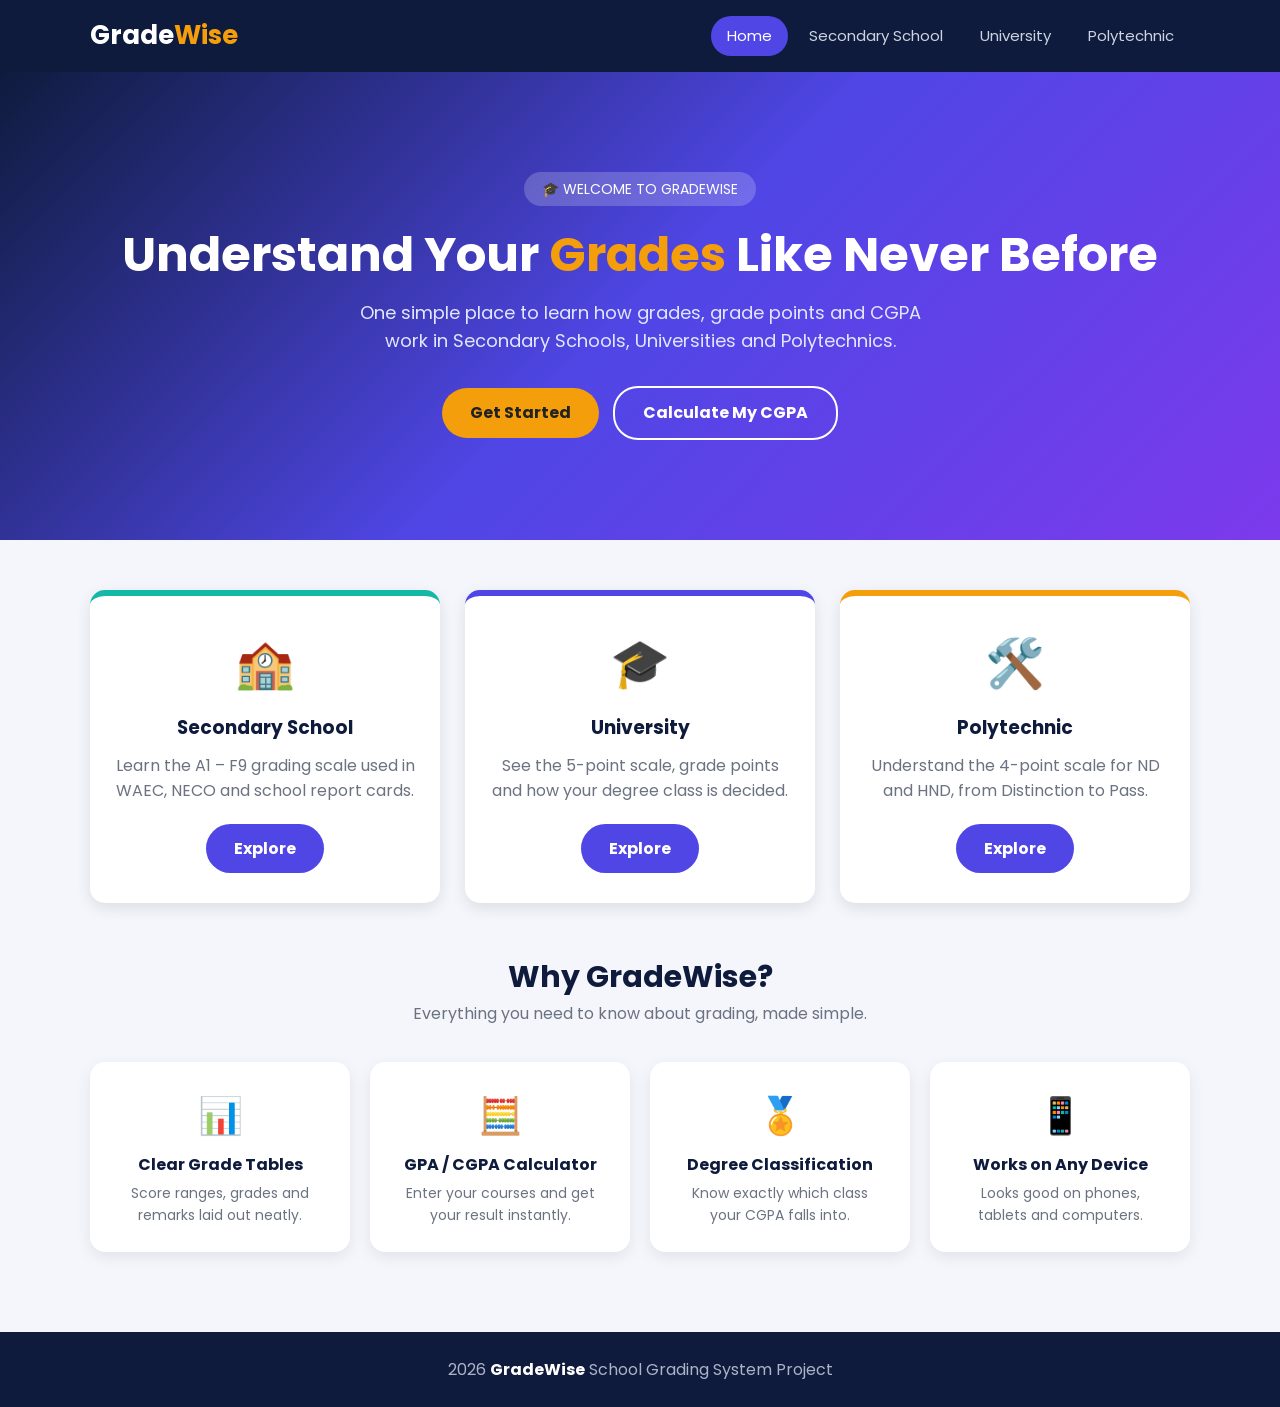
<file: index.html>
<!doctype html>
<html lang="en">
  <head>
    <meta charset="UTF-8" />
    <meta name="viewport" content="width=device-width, initial-scale=1.0" />
    <title>GradeWise | Grading System</title>
    <link
      href="https://fonts.googleapis.com/css2?family=Poppins:wght@400;600;700&display=swap"
      rel="stylesheet"
    />
    <link rel="stylesheet" href="style.css" />
  </head>
  <body>
    <!-- NAVBAR -->
    <header class="navbar">
      <div class="container nav-inner">
        <a href="index.html" class="logo">Grade<span>Wise</span></a>
        <nav class="nav-links">
          <a href="index.html" class="active">Home</a>
          <a href="secondary.html">Secondary School</a>
          <a href="university.html">University</a>
          <a href="polytechnic.html">Polytechnic</a>
        </nav>
      </div>
    </header>

    <!-- HERO / WELCOME -->
    <div class="hero">
      <div class="container">
        <span class="badge">🎓 WELCOME TO GRADEWISE</span>
        <h1>Understand Your <span>Grades</span> Like Never Before</h1>
        <p>
          One simple place to learn how grades, grade points and CGPA work in
          Secondary Schools, Universities and Polytechnics.
        </p>
        <a href="#levels" class="btn btn-primary">Get Started</a>
        <a href="university.html" class="btn btn-outline">Calculate My CGPA</a>
      </div>
    </div>
    
    <!-- LEVEL CARDS -->
    <main class="container" id="levels">
      <div class="cards">
        <div class="card c-secondary">
          <div class="icon">🏫</div>
          <h3>Secondary School</h3>
          <p>
            Learn the A1 – F9 grading scale used in WAEC, NECO and school report
            cards.
          </p>
          <a href="secondary.html" class="btn btn-dark">Explore</a>
        </div>

        <div class="card c-university">
          <div class="icon">🎓</div>
          <h3>University</h3>
          <p>
            See the 5-point scale, grade points and how your degree class is
            decided.
          </p>
          <a href="university.html" class="btn btn-dark">Explore</a>
        </div>

        <div class="card c-poly">
          <div class="icon">🛠️</div>
          <h3>Polytechnic</h3>
          <p>
            Understand the 4-point scale for ND and HND, from Distinction to
            Pass.
          </p>
          <a href="polytechnic.html" class="btn btn-dark">Explore</a>
        </div>
      </div>

      <!-- WHY SECTION -->
      <section>
        <div class="section-title">
          <h2>Why GradeWise?</h2>
          <p>Everything you need to know about grading, made simple.</p>
        </div>
        <div class="features">
          <div class="feature">
            <div class="icon">📊</div>
            <h4>Clear Grade Tables</h4>
            <p>Score ranges, grades and remarks laid out neatly.</p>
          </div>
          <div class="feature">
            <div class="icon">🧮</div>
            <h4>GPA / CGPA Calculator</h4>
            <p>Enter your courses and get your result instantly.</p>
          </div>
          <div class="feature">
            <div class="icon">🏅</div>
            <h4>Degree Classification</h4>
            <p>Know exactly which class your CGPA falls into.</p>
          </div>
          <div class="feature">
            <div class="icon">📱</div>
            <h4>Works on Any Device</h4>
            <p>Looks good on phones, tablets and computers.</p>
          </div>
        </div>
      </section>
    </main>

    <footer>
      <div class="container">
        <p>2026 <strong>GradeWise</strong> School Grading System Project</p>
      </div>
    </footer>
  </body>
</html>
</file>
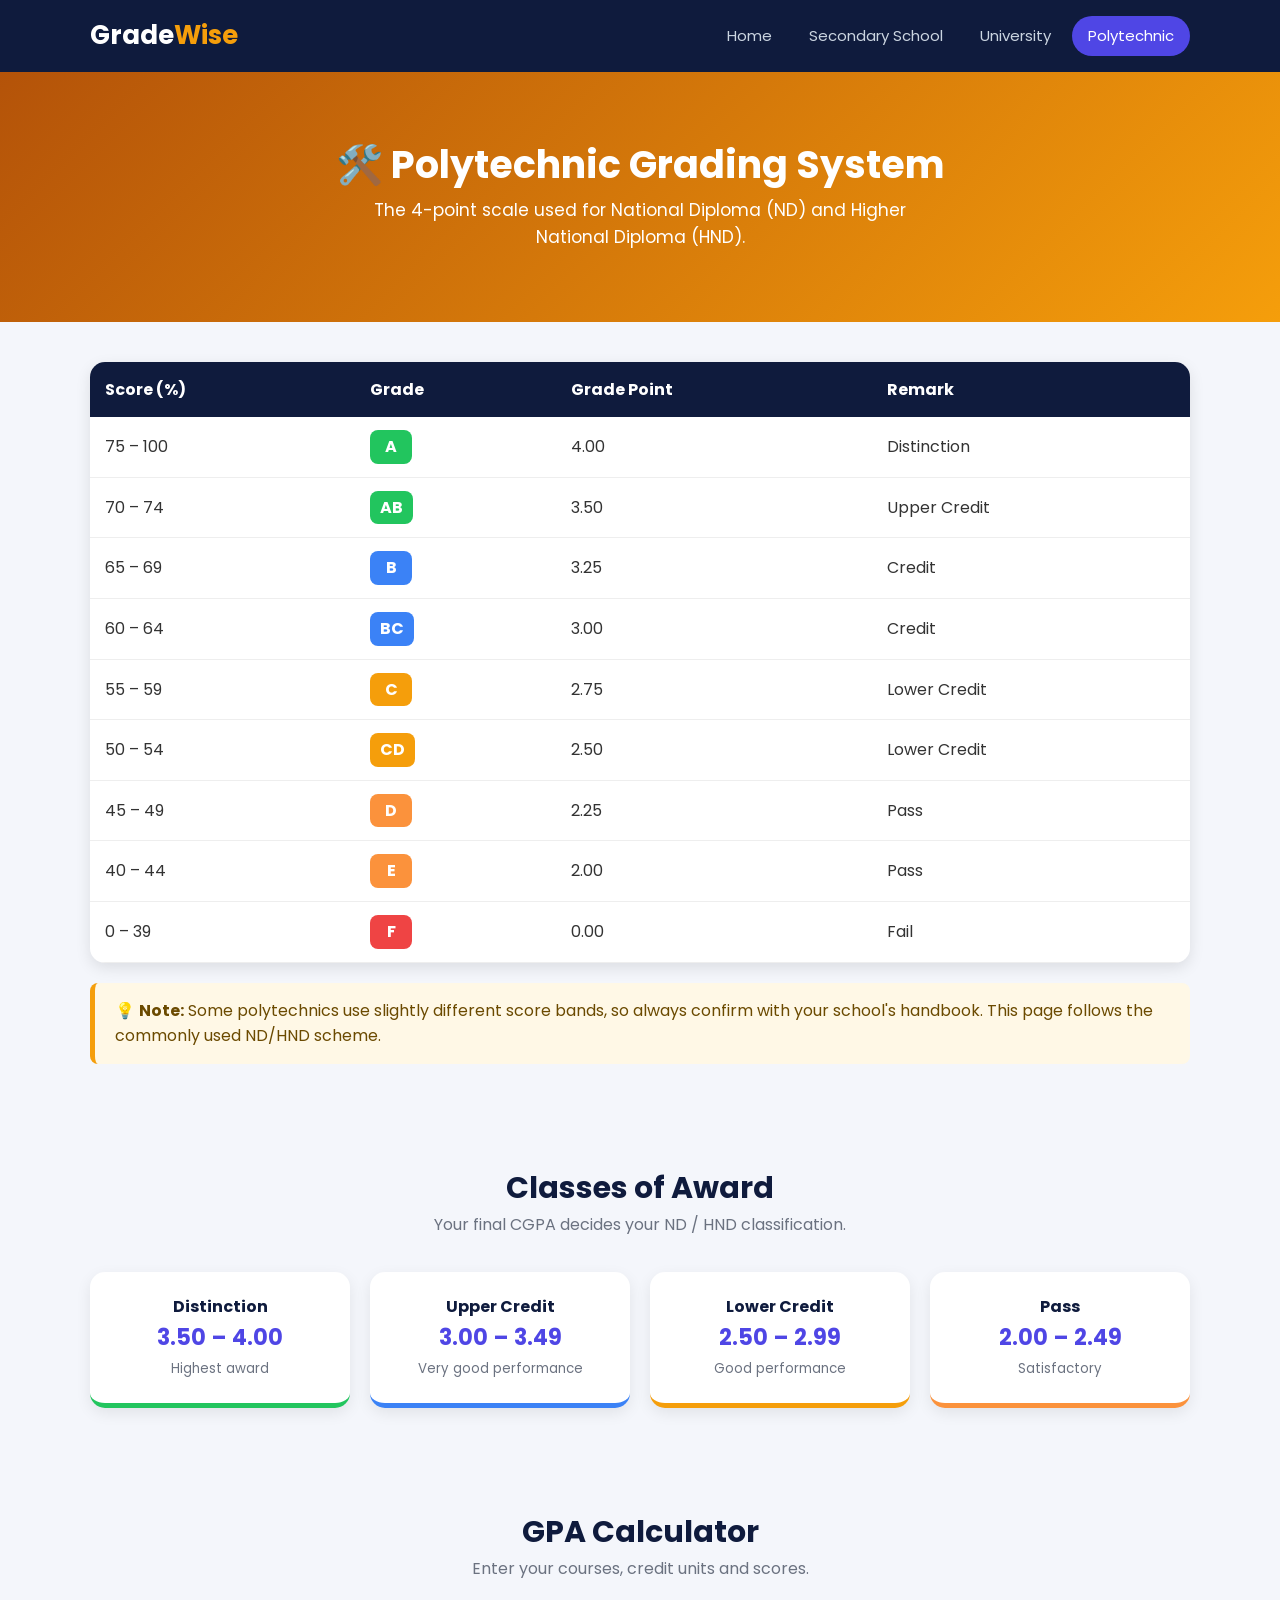
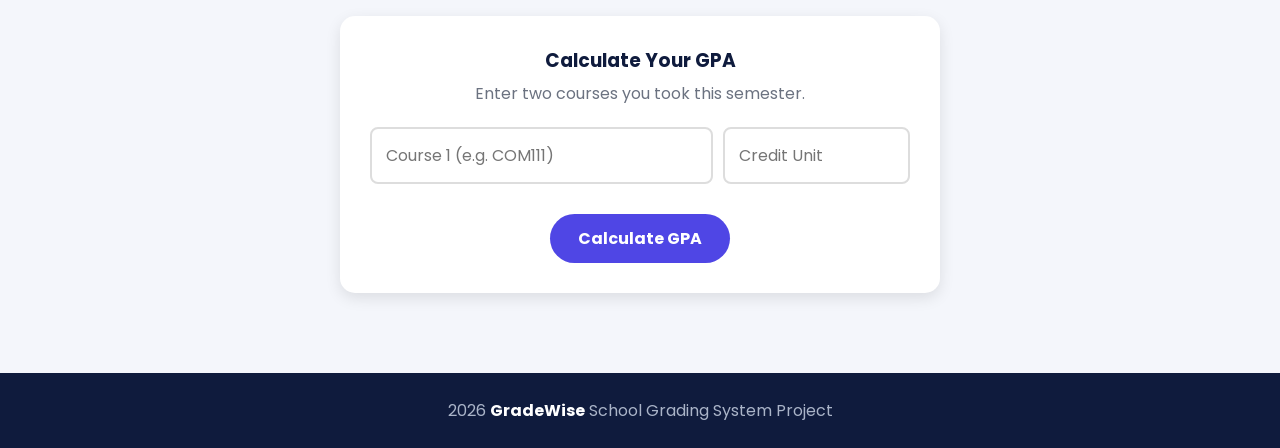
<file: polytechnic.html>
<!doctype html>
<html lang="en">
  <head>
    <meta charset="UTF-8" />
    <meta name="viewport" content="width=device-width, initial-scale=1.0" />
    <title>Polytechnic Grading | GradeWise</title>
    <link
      href="https://fonts.googleapis.com/css2?family=Poppins:wght@400;600;700&display=swap"
      rel="stylesheet"
    />
    <link rel="stylesheet" href="style.css" />
  </head>
  <body>
    <header class="navbar">
      <div class="container nav-inner">
        <a href="index.html" class="logo">Grade<span>Wise</span></a>
        <nav class="nav-links">
          <a href="index.html">Home</a>
          <a href="secondary.html">Secondary School</a>
          <a href="university.html">University</a>
          <a href="polytechnic.html" class="active">Polytechnic</a>
        </nav>
      </div>
    </header>

    <div class="page-header header-poly">
      <div class="container">
        <h1>🛠️ Polytechnic Grading System</h1>
        <p>
          The 4-point scale used for National Diploma (ND) and Higher National
          Diploma (HND).
        </p>
      </div>
    </div>

    <main class="container">
      <!-- GRADING TABLE -->
      <section class="first-section">
        <div class="table-wrap">
          <table>
            <thead>
              <tr>
                <th>Score (%)</th>
                <th>Grade</th>
                <th>Grade Point</th>
                <th>Remark</th>
              </tr>
            </thead>
            <tbody>
              <tr>
                <td>75 – 100</td>
                <td><span class="grade g-top">A</span></td>
                <td>4.00</td>
                <td>Distinction</td>
              </tr>
              <tr>
                <td>70 – 74</td>
                <td><span class="grade g-top">AB</span></td>
                <td>3.50</td>
                <td>Upper Credit</td>
              </tr>
              <tr>
                <td>65 – 69</td>
                <td><span class="grade g-good">B</span></td>
                <td>3.25</td>
                <td>Credit</td>
              </tr>
              <tr>
                <td>60 – 64</td>
                <td><span class="grade g-good">BC</span></td>
                <td>3.00</td>
                <td>Credit</td>
              </tr>
              <tr>
                <td>55 – 59</td>
                <td><span class="grade g-mid">C</span></td>
                <td>2.75</td>
                <td>Lower Credit</td>
              </tr>
              <tr>
                <td>50 – 54</td>
                <td><span class="grade g-mid">CD</span></td>
                <td>2.50</td>
                <td>Lower Credit</td>
              </tr>
              <tr>
                <td>45 – 49</td>
                <td><span class="grade g-low">D</span></td>
                <td>2.25</td>
                <td>Pass</td>
              </tr>
              <tr>
                <td>40 – 44</td>
                <td><span class="grade g-low">E</span></td>
                <td>2.00</td>
                <td>Pass</td>
              </tr>
              <tr>
                <td>0 – 39</td>
                <td><span class="grade g-fail">F</span></td>
                <td>0.00</td>
                <td>Fail</td>
              </tr>
            </tbody>
          </table>
        </div>

        <div class="note">
          💡 <strong>Note:</strong> Some polytechnics use slightly different
          score bands, so always confirm with your school's handbook. This page
          follows the commonly used ND/HND scheme.
        </div>
      </section>

      <!-- AWARD CLASSES -->
      <section>
        <div class="section-title">
          <h2>Classes of Award</h2>
          <p>Your final CGPA decides your ND / HND classification.</p>
        </div>

        <div class="honours">
          <div class="honour honour-green">
            <h4>Distinction</h4>
            <div class="range">3.50 – 4.00</div>
            <small>Highest award</small>
          </div>
          <div class="honour honour-blue">
            <h4>Upper Credit</h4>
            <div class="range">3.00 – 3.49</div>
            <small>Very good performance</small>
          </div>
          <div class="honour honour-yellow">
            <h4>Lower Credit</h4>
            <div class="range">2.50 – 2.99</div>
            <small>Good performance</small>
          </div>
          <div class="honour honour-orange">
            <h4>Pass</h4>
            <div class="range">2.00 – 2.49</div>
            <small>Satisfactory</small>
          </div>
        </div>
      </section>

      <!-- CALCULATOR -->
      <!-- CALCULATOR -->
      <section>
        <div class="section-title">
          <h2>GPA Calculator</h2>
          <p>Enter your courses, credit units and scores.</p>
        </div>

        <div class="calculator">
          <h3>Calculate Your GPA</h3>
          <p>Enter two courses you took this semester.</p>

          <form id="poly-form">
            <div id="poly-courses-container">
              <div class="course-row">
                <input
                  type="text"
                  id="course-name"
                  placeholder="Course 1 (e.g. COM111)"
                />
                <input
                  type="number"
                  id="course-unit"
                  placeholder="Credit Unit"
                  min="1"
                  max="6"
                />
              </div>
            </div>

            <div class="calc-actions">
              <button
                type="button"
                id="calculate-poly-gpa-btn"
                class="btn btn-dark"
              >
                Calculate GPA
              </button>
            </div>
          </form>

          <div class="result-box" id="poly-result">
            <h4>Your GPA</h4>
            <div class="big" id="poly-gpa">--</div>
          </div>
        </div>
      </section>
    </main>

    <footer>
      <div class="container">
        <p>2026 <strong>GradeWise</strong> School Grading System Project</p>
      </div>
    </footer>

    <script src="polytechnic.js"></script>
  </body>
</html>
</file>
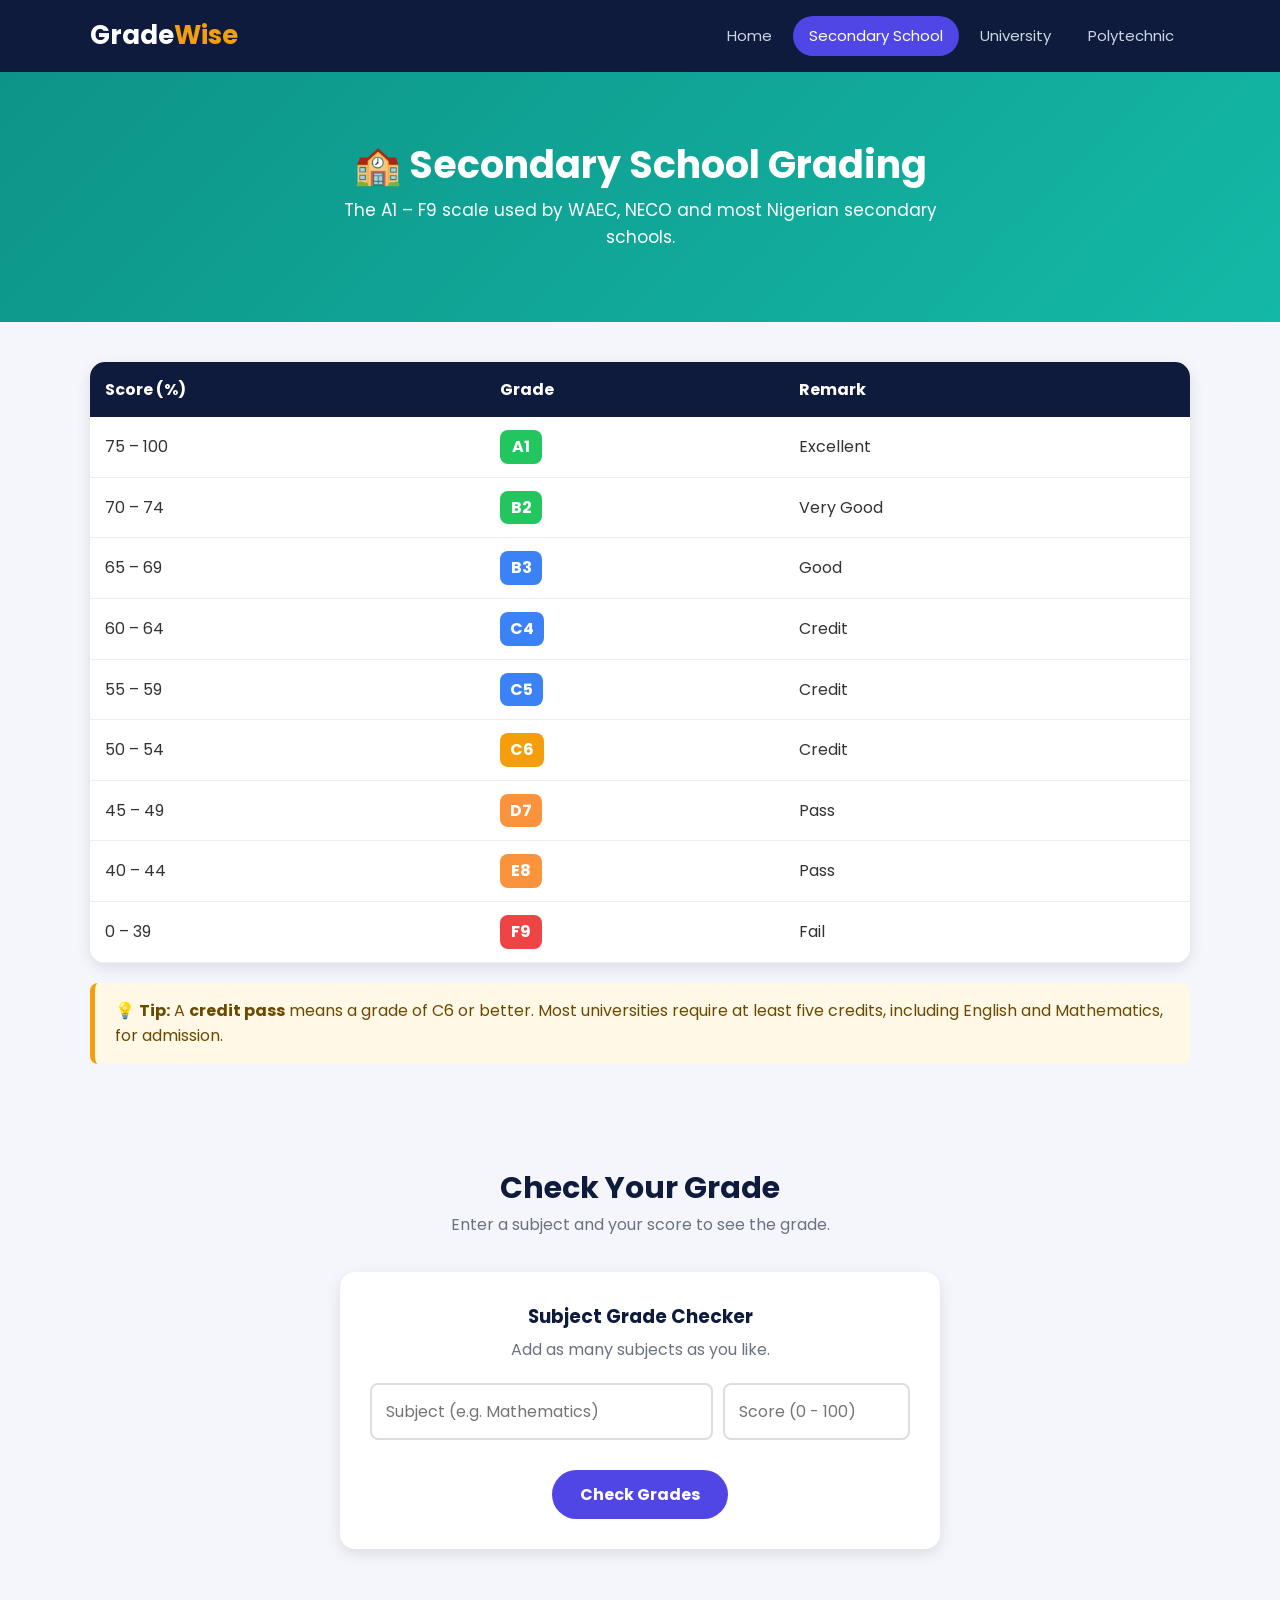
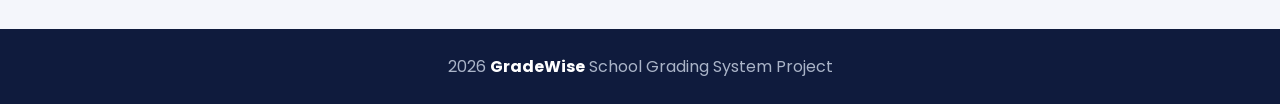
<file: secondary.html>
<!doctype html>
<html lang="en">
  <head>
    <meta charset="UTF-8" />
    <meta name="viewport" content="width=device-width, initial-scale=1.0" />
    <title>Secondary School Grading | GradeWise</title>
    <link
      href="https://fonts.googleapis.com/css2?family=Poppins:wght@400;600;700&display=swap"
      rel="stylesheet"
    />
    <link rel="stylesheet" href="style.css" />
  </head>
  <body>
    <header class="navbar">
      <div class="container nav-inner">
        <a href="index.html" class="logo">Grade<span>Wise</span></a>
        <nav class="nav-links">
          <a href="index.html">Home</a>
          <a href="secondary.html" class="active">Secondary School</a>
          <a href="university.html">University</a>
          <a href="polytechnic.html">Polytechnic</a>
        </nav>
      </div>
    </header>

    <div class="page-header header-secondary">
      <div class="container">
        <h1>🏫 Secondary School Grading</h1>
        <p>
          The A1 – F9 scale used by WAEC, NECO and most Nigerian secondary
          schools.
        </p>
      </div>
    </div>

    <main class="container">
      
      <!-- GRADING TABLE -->
      <section class="first-section">
        <div class="table-wrap">
          <table>
            <thead>
              <tr>
                <th>Score (%)</th>
                <th>Grade</th>
                <th>Remark</th>
              </tr>
            </thead>
            <tbody>
              <tr>
                <td>75 – 100</td>
                <td><span class="grade g-top">A1</span></td>
                <td>Excellent</td>
              </tr>
              <tr>
                <td>70 – 74</td>
                <td><span class="grade g-top">B2</span></td>
                <td>Very Good</td>
              </tr>
              <tr>
                <td>65 – 69</td>
                <td><span class="grade g-good">B3</span></td>
                <td>Good</td>
              </tr>
              <tr>
                <td>60 – 64</td>
                <td><span class="grade g-good">C4</span></td>
                <td>Credit</td>
              </tr>
              <tr>
                <td>55 – 59</td>
                <td><span class="grade g-good">C5</span></td>
                <td>Credit</td>
              </tr>
              <tr>
                <td>50 – 54</td>
                <td><span class="grade g-mid">C6</span></td>
                <td>Credit</td>
              </tr>
              <tr>
                <td>45 – 49</td>
                <td><span class="grade g-low">D7</span></td>
                <td>Pass</td>
              </tr>
              <tr>
                <td>40 – 44</td>
                <td><span class="grade g-low">E8</span></td>
                <td>Pass</td>
              </tr>
              <tr>
                <td>0 – 39</td>
                <td><span class="grade g-fail">F9</span></td>
                <td>Fail</td>
              </tr>
            </tbody>
          </table>
        </div>

        <div class="note">
          💡 <strong>Tip:</strong> A <strong>credit pass</strong> means a grade
          of C6 or better. Most universities require at least five credits,
          including English and Mathematics, for admission.
        </div>
      </section>

      <!-- CALCULATOR -->
      <section>
        <div class="section-title">
          <h2>Check Your Grade</h2>
          <p>Enter a subject and your score to see the grade.</p>
        </div>

        <div class="calculator">
          <h3>Subject Grade Checker</h3>
          <p>Add as many subjects as you like.</p>

          <form id="secondary-form">
            <div id="subjects-container">
              <div class="course-row two-col">
                <input
                  type="text"
                  id="subject-name"
                  class="subject-name"
                  placeholder="Subject (e.g. Mathematics)"
                />
                <input
                  type="number"
                  id="subject-score"
                  class="subject-score"
                  placeholder="Score (0 - 100)"
                  min="0"
                  max="100"
                />
              </div>
            </div>

            <div class="calc-actions">
              <button type="button" id="check-grade-btn" class="btn btn-dark">
                Check Grades
              </button>
            </div>
          </form>

          <div class="result-box" id="secondary-result">
            <h4>Your Result</h4>
            <div class="big" id="secondary-result-text">--</div>
          </div>
        </div>
      </section>
    </main>

    <footer>
      <div class="container">
        <p>2026 <strong>GradeWise</strong> School Grading System Project</p>
      </div>
    </footer>

    <script src="secondary.js"></script>
  </body>
</html>
</file>
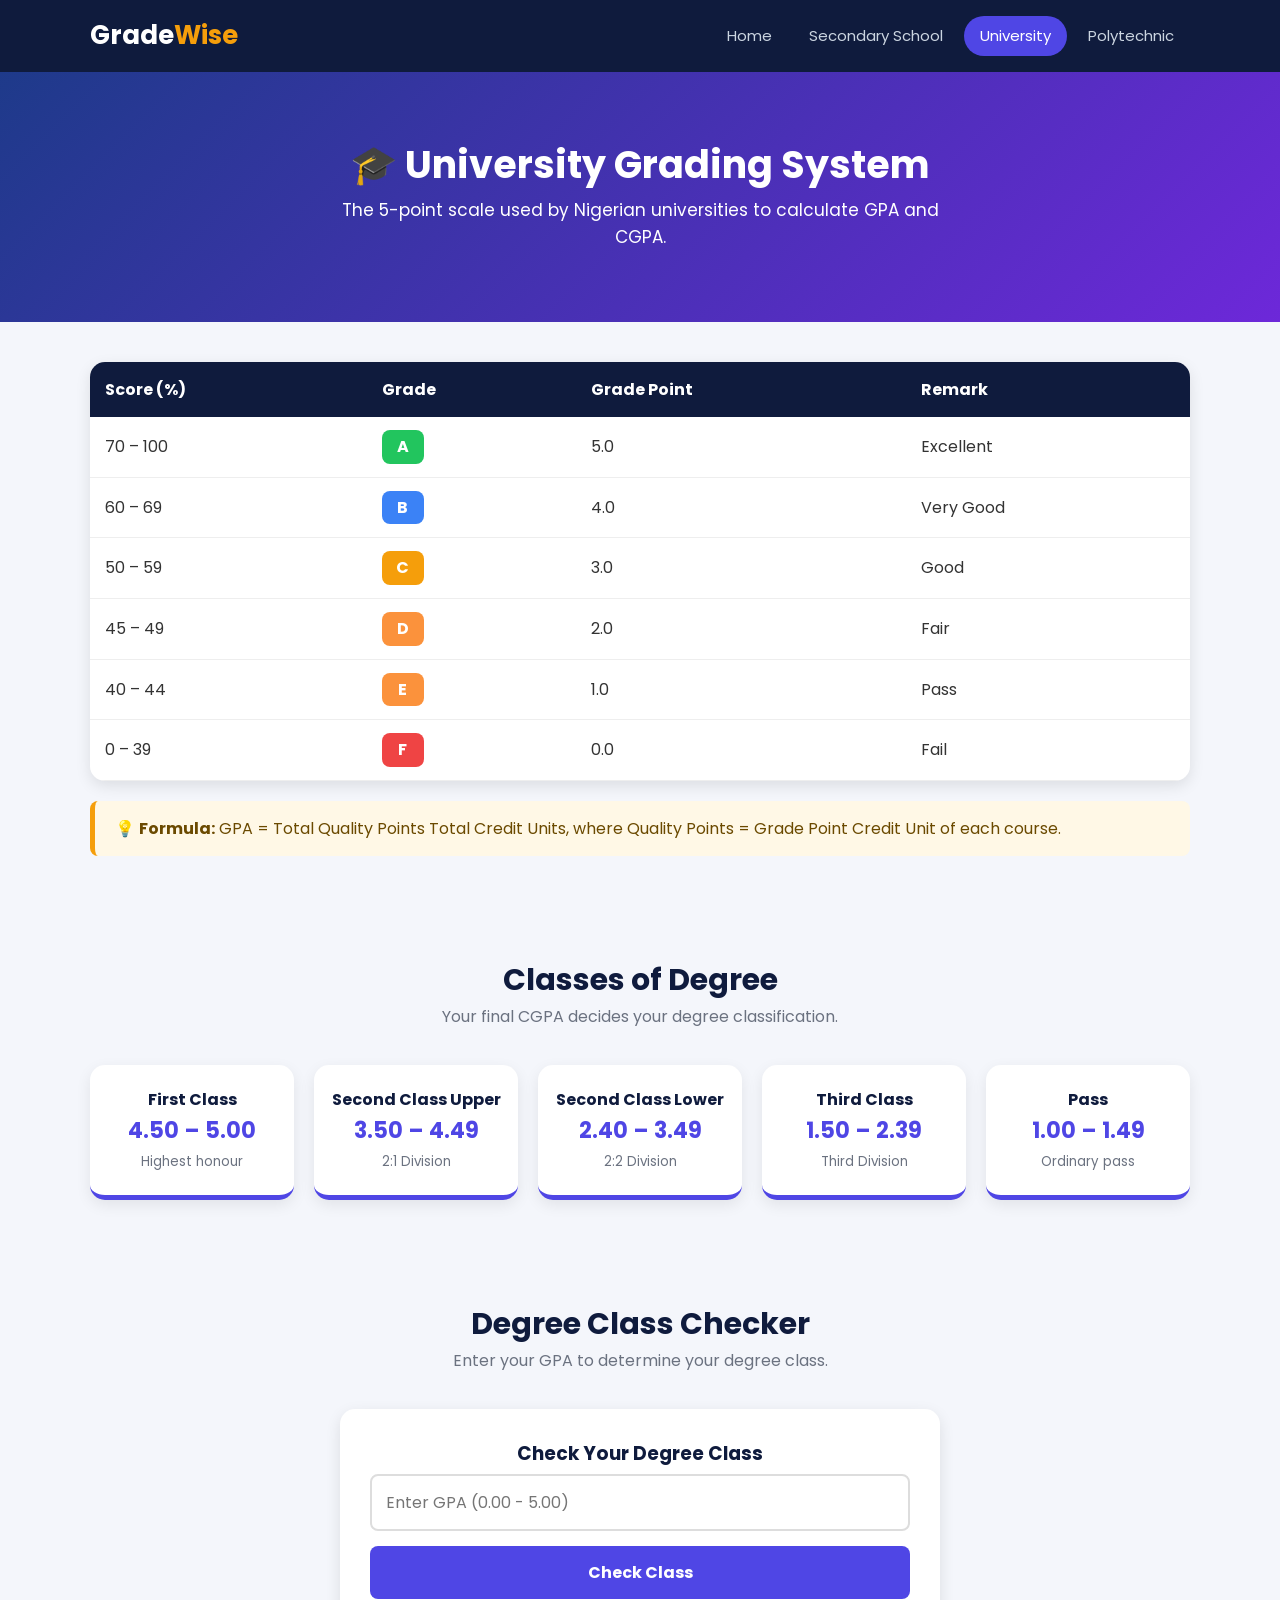
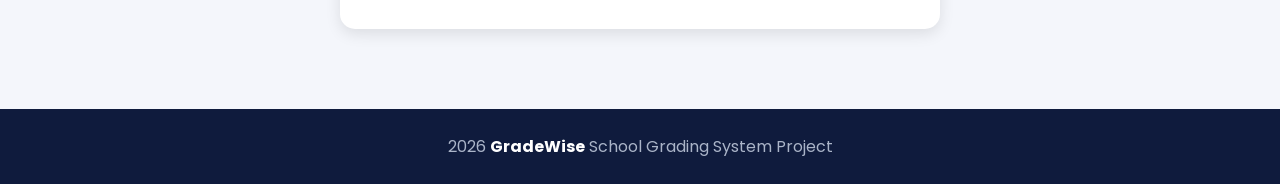
<file: university.html>
<!doctype html>
<html lang="en">
  <head>
    <meta charset="UTF-8" />
    <meta name="viewport" content="width=device-width, initial-scale=1.0" />
    <title>University Grading | GradeWise</title>
    <link
      href="https://fonts.googleapis.com/css2?family=Poppins:wght@400;600;700&display=swap"
      rel="stylesheet"
    />
    <link rel="stylesheet" href="style.css" />
  </head>
  <body>
    <header class="navbar">
      <div class="container nav-inner">
        <a href="index.html" class="logo">Grade<span>Wise</span></a>
        <nav class="nav-links">
          <a href="index.html">Home</a>
          <a href="secondary.html">Secondary School</a>
          <a href="university.html" class="active">University</a>
          <a href="polytechnic.html">Polytechnic</a>
        </nav>
      </div>
    </header>

    <div class="page-header header-university">
      <div class="container">
        <h1>🎓 University Grading System</h1>
        <p>
          The 5-point scale used by Nigerian universities to calculate GPA and
          CGPA.
        </p>
      </div>
    </div>

    <main class="container">
      <!-- GRADING TABLE -->
      <section class="first-section">
        <div class="table-wrap">
          <table>
            <thead>
              <tr>
                <th>Score (%)</th>
                <th>Grade</th>
                <th>Grade Point</th>
                <th>Remark</th>
              </tr>
            </thead>
            <tbody>
              <tr>
                <td>70 – 100</td>
                <td><span class="grade g-top">A</span></td>
                <td>5.0</td>
                <td>Excellent</td>
              </tr>
              <tr>
                <td>60 – 69</td>
                <td><span class="grade g-good">B</span></td>
                <td>4.0</td>
                <td>Very Good</td>
              </tr>
              <tr>
                <td>50 – 59</td>
                <td><span class="grade g-mid">C</span></td>
                <td>3.0</td>
                <td>Good</td>
              </tr>
              <tr>
                <td>45 – 49</td>
                <td><span class="grade g-low">D</span></td>
                <td>2.0</td>
                <td>Fair</td>
              </tr>
              <tr>
                <td>40 – 44</td>
                <td><span class="grade g-low">E</span></td>
                <td>1.0</td>
                <td>Pass</td>
              </tr>
              <tr>
                <td>0 – 39</td>
                <td><span class="grade g-fail">F</span></td>
                <td>0.0</td>
                <td>Fail</td>
              </tr>
            </tbody>
          </table>
        </div>

        <div class="note">
          💡 <strong>Formula:</strong> GPA = Total Quality Points Total Credit
          Units, where Quality Points = Grade Point Credit Unit of each course.
        </div>
      </section>

      <!-- DEGREE CLASSES -->

      <section>
        <div class="section-title">
          <h2>Classes of Degree</h2>
          <p>Your final CGPA decides your degree classification.</p>
        </div>

        <div class="honours">
          <div class="honour">
            <h4>First Class</h4>
            <div class="range">4.50 – 5.00</div>
            <small>Highest honour</small>
          </div>
          <div class="honour">
            <h4>Second Class Upper</h4>
            <div class="range">3.50 – 4.49</div>
            <small>2:1 Division</small>
          </div>
          <div class="honour">
            <h4>Second Class Lower</h4>
            <div class="range">2.40 – 3.49</div>
            <small>2:2 Division</small>
          </div>
          <div class="honour">
            <h4>Third Class</h4>
            <div class="range">1.50 – 2.39</div>
            <small>Third Division</small>
          </div>
          <div class="honour">
            <h4>Pass</h4>
            <div class="range">1.00 – 1.49</div>
            <small>Ordinary pass</small>
          </div>
        </div>
      </section>

      <!-- CALCULATOR -->
      <!-- CALCULATOR -->
      <!-- CALCULATOR -->
      <section>
        <div class="section-title">
          <h2>Degree Class Checker</h2>
          <p>Enter your GPA to determine your degree class.</p>
        </div>

        <div class="calculator">
          <h3>Check Your Degree Class</h3>

          <input
            type="number"
            id="student-gpa"
            placeholder="Enter GPA (0.00 - 5.00)"
            min="0"
            max="5"
            step="0.01"
          />

          <button type="button" id="calculate-gpa-btn">Check Class</button>

          <div class="result-box" id="university-result">
            <h4>Your Degree Class</h4>
            <div class="big" id="university-gpa">--</div>
          </div>
        </div>
      </section>
    </main>

    <footer>
      <div class="container">
        <p>2026 <strong>GradeWise</strong> School Grading System Project</p>
      </div>
    </footer>

    <script src="university.js"></script>
  </body>
</html>
</file>
<file: style.css>
* {
    margin: 0;
    padding: 0;
    box-sizing: border-box;
}

body {
    font-family: Poppins, Arial, sans-serif;
    background-color: #f4f6fb;
    color: #333;
    line-height: 1.6;
}

button,
input {
    font-family: inherit;
}

a {
    text-decoration: none;
}

.container {
    width: 90%;
    max-width: 1100px;
    margin: 0 auto;
}

.navbar {
    background-color: #0f1b3d;
    padding: 15px 0;
    position: sticky;
    top: 0;
    z-index: 100;
}

.nav-inner {
    display: flex;
    justify-content: space-between;
    align-items: center;
    flex-wrap: wrap;
}

.logo {
    font-size: 26px;
    font-weight: bold;
    color: white;
}

.logo span {
    color: #f59e0b;
}

.nav-links {
    display: flex;
    flex-wrap: wrap;
    gap: 5px;
}

.nav-links a {
    color: #cbd5e1;
    padding: 8px 16px;
    border-radius: 20px;
    font-size: 15px;
}

.nav-links a:hover {
    background-color: #2a3a6b;
    color: white;
}

.nav-links a.active {
    background-color: #4f46e5;
    color: white;
}

.hero {
    background: linear-gradient(135deg, #0f1b3d, #4f46e5, #7c3aed);
    color: white;
    text-align: center;
    padding: 100px 0;
}

.badge {
    display: inline-block;
    background-color: rgba(255,255,255,0.2);
    padding: 6px 18px;
    border-radius: 20px;
    font-size: 14px;
    margin-bottom: 20px;
}

.hero h1 {
    font-size: 48px;
    line-height: 1.2;
    margin-bottom: 15px;
}

.hero h1 span {
    color: #f59e0b;
}

.hero p {
    max-width: 600px;
    margin: 0 auto 30px;
    font-size: 18px;
    color: #e0e7ff;
}

.btn {
    display: inline-block;
    padding: 12px 28px;
    border-radius: 25px;
    font-weight: bold;
    font-size: 16px;
    border: none;
    cursor: pointer;
}

.btn:hover,
#calculate-gpa-btn:hover {
    opacity: 0.85;
}

.btn-primary {
    background-color: #f59e0b;
    color: #222;
}

.btn-outline {
    border: 2px solid white;
    color: white;
    margin-left: 10px;
}

.btn-outline:hover {
    background-color: white;
    color: #0f1b3d;
    opacity: 1;
}

.btn-dark {
    background-color: #4f46e5;
    color: white;
}

.btn-light {
    background-color: #e5e7eb;
    color: #333;
    margin-right: 8px;
}

.page-header {
    color: white;
    text-align: center;
    padding: 70px 0;
}

.page-header h1 {
    font-size: 38px;
    line-height: 1.2;
    margin-bottom: 10px;
}

.page-header p {
    max-width: 600px;
    margin: 0 auto;
    font-size: 17px;
}

.header-secondary {
    background: linear-gradient(135deg, #0d9488, #14b8a6);
}

.header-university {
    background: linear-gradient(135deg, #1e3a8a, #6d28d9);
}

.header-poly {
    background: linear-gradient(135deg, #b45309, #f59e0b);
}

section {
    padding: 50px 0;
}

.first-section {
    padding-top: 40px;
}

.section-title {
    text-align: center;
    margin-bottom: 35px;
}

.section-title h2 {
    font-size: 30px;
    color: #0f1b3d;
}

.section-title p {
    color: #6b7280;
}

.cards {
    display: flex;
    flex-wrap: wrap;
    gap: 25px;
    padding-top: 50px;
}

.card {
    flex: 1 1 280px;
    background-color: white;
    padding: 30px 25px;
    border-radius: 15px;
    text-align: center;
    border-top: 6px solid #4f46e5;
    box-shadow: 0 5px 15px rgba(0,0,0,0.1);
}

.card:hover {
    box-shadow: 0 10px 25px rgba(0,0,0,0.2);
}

.card .icon {
    font-size: 48px;
    margin-bottom: 10px;
}

.card h3 {
    color: #0f1b3d;
    margin-bottom: 10px;
}

.card p {
    color: #6b7280;
    margin-bottom: 20px;
}

.c-secondary {
    border-top-color: #14b8a6;
}

.c-university {
    border-top-color: #4f46e5;
}

.c-poly {
    border-top-color: #f59e0b;
}

.features {
    display: flex;
    flex-wrap: wrap;
    gap: 20px;
}

.feature {
    flex: 1 1 220px;
    background-color: white;
    padding: 25px;
    border-radius: 15px;
    text-align: center;
    box-shadow: 0 5px 15px rgba(0,0,0,0.08);
}

.feature .icon {
    font-size: 36px;
}

.feature h4 {
    margin: 8px 0 4px;
    color: #0f1b3d;
}

.feature p {
    font-size: 14px;
    color: #6b7280;
}

.table-wrap {
    background-color: white;
    border-radius: 15px;
    box-shadow: 0 5px 15px rgba(0,0,0,0.1);
    overflow-x: auto;
}

table {
    width: 100%;
    border-collapse: collapse;
}

th {
    background-color: #0f1b3d;
    color: white;
    padding: 15px;
    text-align: left;
}

td {
    padding: 13px 15px;
    border-bottom: 1px solid #eee;
}

tr:hover td {
    background-color: #eef2ff;
}

.grade {
    display: inline-block;
    min-width: 42px;
    text-align: center;
    padding: 4px 10px;
    border-radius: 8px;
    font-weight: bold;
    color: white;
}

.g-top {
    background-color: #22c55e;
}

.g-good {
    background-color: #3b82f6;
}

.g-mid {
    background-color: #f59e0b;
}

.g-low {
    background-color: #fb923c;
}

.g-fail {
    background-color: #ef4444;
}

.honours {
    display: flex;
    flex-wrap: wrap;
    gap: 20px;
}

.honour {
    flex: 1 1 180px;
    background-color: white;
    padding: 22px 15px;
    border-radius: 15px;
    text-align: center;
    border-bottom: 5px solid #4f46e5;
    box-shadow: 0 5px 15px rgba(0,0,0,0.08);
}

.honour h4 {
    color: #0f1b3d;
}

.honour .range {
    font-size: 22px;
    font-weight: bold;
    color: #4f46e5;
}

.honour small {
    color: #6b7280;
}

.honour-green {
    border-bottom-color: #22c55e;
}

.honour-blue {
    border-bottom-color: #3b82f6;
}

.honour-yellow {
    border-bottom-color: #f59e0b;
}

.honour-orange {
    border-bottom-color: #fb923c;
}

.note {
    background-color: #fff8e6;
    border-left: 5px solid #f59e0b;
    padding: 15px 20px;
    border-radius: 8px;
    margin-top: 20px;
    color: #6b4a00;
}

.calculator {
    background-color: white;
    border-radius: 15px;
    box-shadow: 0 5px 15px rgba(0,0,0,0.1);
    padding: 30px;
    max-width: 600px;
    margin: 0 auto;
}

.calculator h3 {
    color: #0f1b3d;
    margin-bottom: 5px;
    text-align: center;
}

.calculator > p {
    color: #6b7280;
    margin-bottom: 20px;
    text-align: center;
}

.calculator input {
    width: 100%;
    padding: 14px;
    border: 2px solid #ddd;
    border-radius: 8px;
    font-size: 16px;
    margin-bottom: 15px;
}

.calculator input:focus {
    outline: none;
    border-color: #4f46e5;
}

#calculate-gpa-btn {
    width: 100%;
    padding: 14px;
    background-color: #4f46e5;
    color: white;
    border: none;
    border-radius: 8px;
    font-size: 16px;
    font-weight: bold;
    cursor: pointer;
    transition: 0.3s;
}

.course-row {
    display: flex;
    gap: 10px;
    margin-bottom: 10px;
}

.course-row input:first-child {
    flex: 2;
}

.course-row input {
    flex: 1;
    min-width: 0;
}

.calc-actions {
    margin-top: 15px;
    display: flex;
    justify-content: center;
}

.result-box {
    margin-top: 25px;
    padding: 20px;
    border-radius: 12px;
    background-color: #eef2ff;
    text-align: center;
    border: 2px dashed #a5b4fc;
}

.result-box h4 {
    color: #6b7280;
}

.result-box .big {
    font-size: 20px;
    font-weight: bold;
    color: #4f46e5;
}

#secondary-result,
#university-result,
#poly-result {
    display: none;
}

#secondary-result-text {
    white-space: pre-line;
}

footer {
    background-color: #0f1b3d;
    color: #aab4c8;
    text-align: center;
    padding: 25px 0;
    margin-top: 30px;
}

footer strong {
    color: white;
}

/* ---------- Tablets ---------- */
@media (max-width: 900px) {
    .hero {
        padding: 80px 0;
    }

    .hero h1 {
        font-size: 40px;
    }

    .page-header {
        padding: 55px 0;
    }

    .page-header h1 {
        font-size: 32px;
    }

    section {
        padding: 40px 0;
    }

    .section-title h2 {
        font-size: 26px;
    }
}

/* ---------- Mobile Phones: Large size ---------- */
@media (max-width: 650px) {
    .navbar {
        position: static;
    }

    .nav-inner {
        flex-direction: column;
        gap: 12px;
    }

    .nav-links {
        justify-content: center;
    }

    .nav-links a {
        padding: 7px 13px;
        font-size: 14px;
    }

    .hero {
        padding: 60px 0;
    }

    .hero h1 {
        font-size: 32px;
    }

    .hero p {
        font-size: 16px;
    }

    .hero .btn {
        display: block;
        max-width: 280px;
        margin: 0 auto 12px;
    }

    .hero .btn-outline {
        margin: 0 auto;
    }

    .page-header {
        padding: 45px 0;
    }

    .page-header h1 {
        font-size: 26px;
    }

    .page-header p {
        font-size: 15px;
    }

    .cards {
        padding-top: 35px;
        gap: 20px;
    }

    .card {
        flex: 1 1 100%;
    }

    .honours {
        gap: 12px;
    }

    .honour {
        flex: 1 1 140px;
        padding: 18px 10px;
    }

    .honour .range {
        font-size: 18px;
    }

    th,
    td {
        padding: 10px;
        font-size: 14px;
    }

    .grade {
        min-width: 36px;
        padding: 3px 8px;
    }

    .calculator {
        padding: 20px;
    }

    .course-row {
        flex-direction: column;
        gap: 8px;
        margin-bottom: 15px;
    }

    .result-box .big {
        font-size: 28px;
    }
}

/* ---------- Mobile Phones: Small size ---------- */
@media (max-width: 400px) {
    .logo {
        font-size: 22px;
    }

    .hero h1 {
        font-size: 27px;
    }

    .page-header h1 {
        font-size: 23px;
    }

    .section-title h2 {
        font-size: 22px;
    }

    .honour {
        flex: 1 1 100%;
    }

    th,
    td {
        padding: 8px;
        font-size: 13px;
    }
}
</file>
